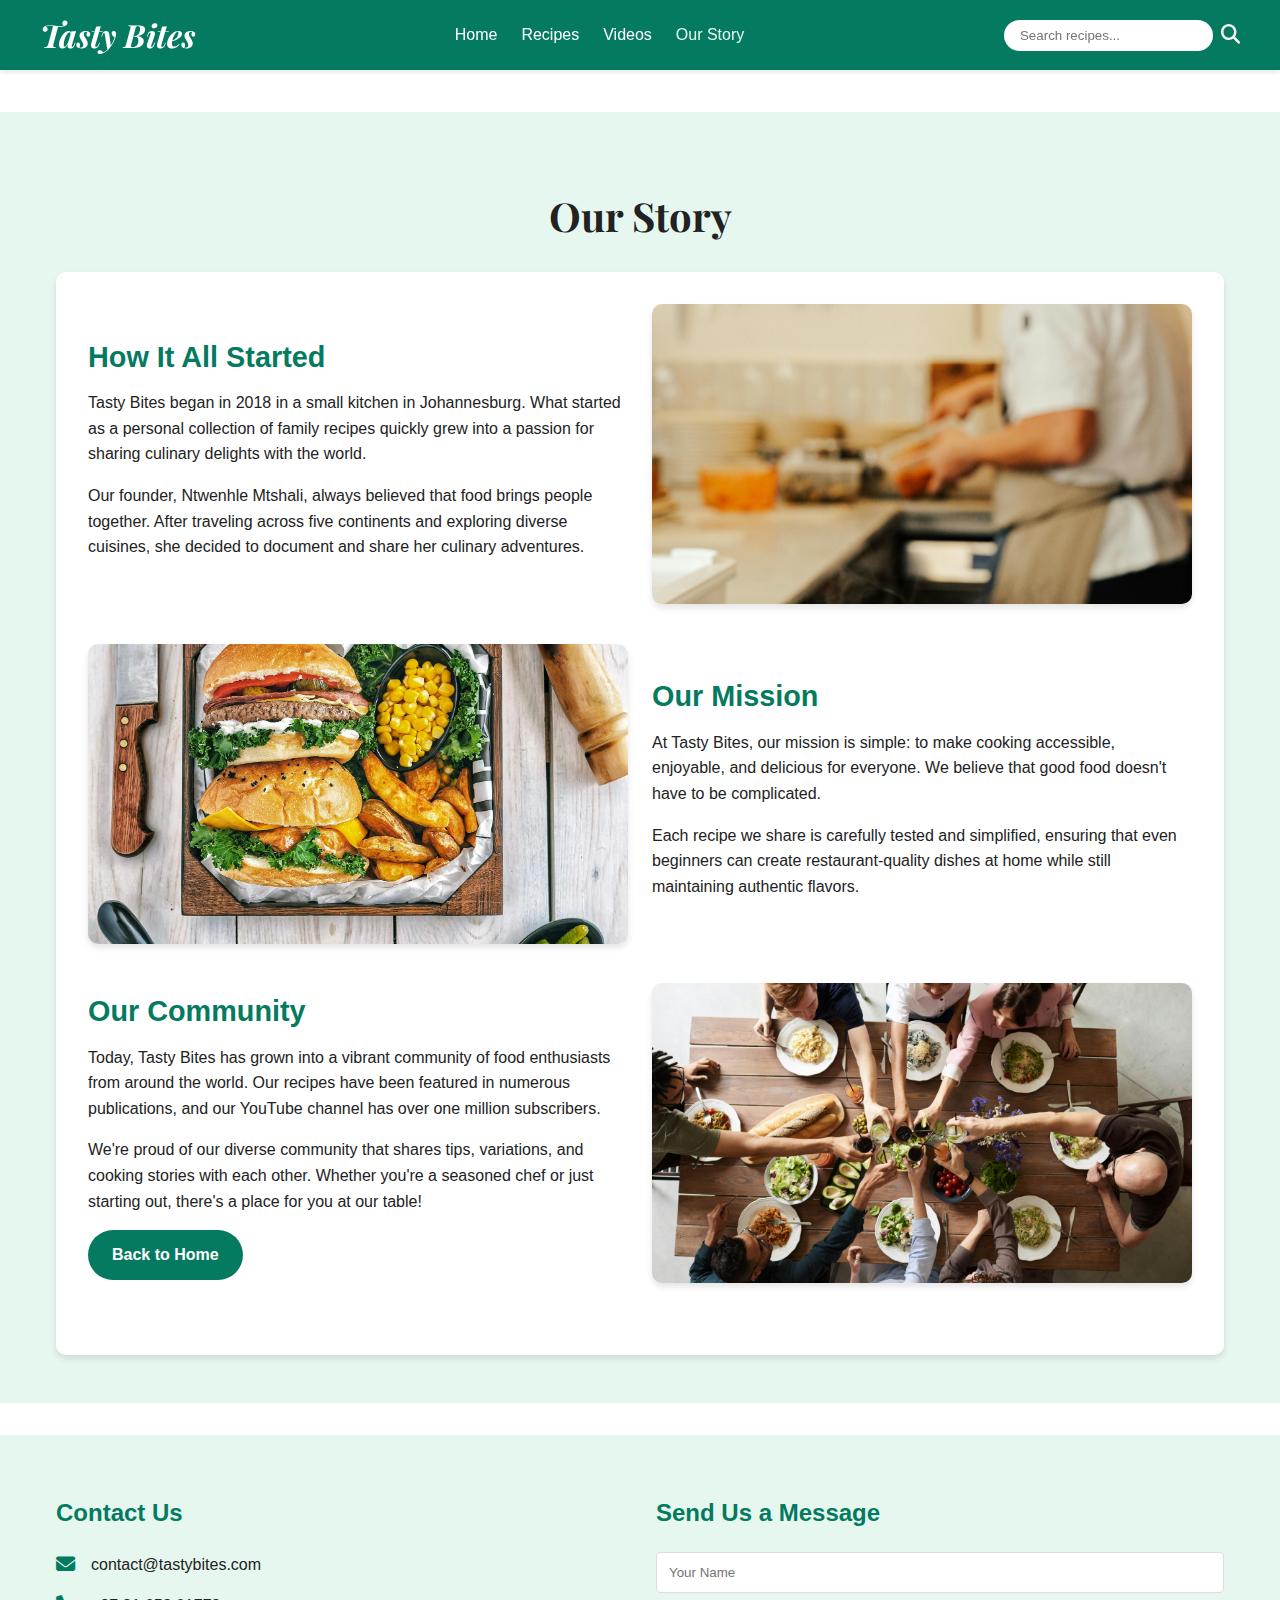
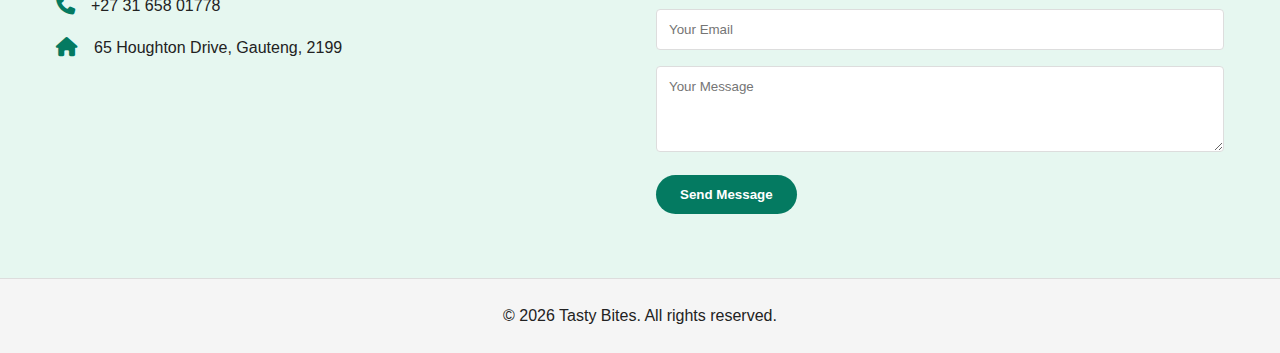
<file: our-story.html>
<!DOCTYPE html>
<html lang="en">
<head>
  <meta charset="UTF-8" />
  <meta name="viewport" content="width=device-width, initial-scale=1.0"/>
  <title>Our Story - Tasty Bites</title>
  <link rel="stylesheet" href="style.css" />
  <link href="https://fonts.googleapis.com/css2?family=Playfair+Display:wght@400;700&display=swap" rel="stylesheet">
  <link rel="stylesheet" href="https://cdnjs.cloudflare.com/ajax/libs/font-awesome/6.5.0/css/all.min.css" />
</head>
<body>
  <header>
    <div class="container header-inner">
      <h1>Tasty Bites</h1>
      <nav class="main-nav">
        <a href="index.html">Home</a>
        <a href="index.html#recipes">Recipes</a>
        <a href="index.html#videos">Videos</a>
        <a href="our-story.html" class="active">Our Story</a>
      </nav>

      <div class="search-box">
        <input type="text" id="searchInput" placeholder="Search recipes..." />
        <button type="button" onclick="alert('Search functionality coming soon!')">
          <i class="fas fa-search"></i>
        </button>
      </div>
    </div>
  </header>

  <main class="story-page">
    <section class="story-section">
      <div class="container">
        <h1 class="page-title">Our Story</h1>
        
        <div class="story-content">
          <div class="story-block">
            <div class="story-flex">
              <div class="story-text">
                <h2>How It All Started</h2>
                <p>
                  Tasty Bites began in 2018 in a small kitchen in Johannesburg. What started as a personal collection 
                  of family recipes quickly grew into a passion for sharing culinary delights with the world.
                </p>
                <p>
                  Our founder, Ntwenhle Mtshali, always believed that food brings people together. After traveling across 
                  five continents and exploring diverse cuisines, she decided to document and share her culinary adventures.
                </p>
              </div>
              <div class="story-image">
                <img src="./Images/kitchen.jpg" alt="Cooking in a kitchen" class="rounded-img">
              </div>
            </div>
          </div>
          
          <div class="story-block">
            <div class="story-flex story-flex-reverse">
              <div class="story-text">
                <h2>Our Mission</h2>
                <p>
                  At Tasty Bites, our mission is simple: to make cooking accessible, enjoyable, and delicious for everyone. 
                  We believe that good food doesn't have to be complicated.
                </p>
                <p>
                  Each recipe we share is carefully tested and simplified, ensuring that even beginners can create 
                  restaurant-quality dishes at home while still maintaining authentic flavors.
                </p>
              </div>
              <div class="story-image">
                <img src="./Images/mission.jpg" alt="People enjoying a meal together" class="rounded-img">
              </div>
            </div>
          </div>
          
          <div class="story-block">
            <div class="story-flex">
              <div class="story-text">
                <h2>Our Community</h2>
                <p>
                  Today, Tasty Bites has grown into a vibrant community of food enthusiasts from around the world. 
                  Our recipes have been featured in numerous publications, and our YouTube channel has over one million subscribers.
                </p>
                <p>
                  We're proud of our diverse community that shares tips, variations, and cooking stories with each other. 
                  Whether you're a seasoned chef or just starting out, there's a place for you at our table!
                </p>
                <a href="index.html" class="btn">Back to Home</a>
              </div>
              <div class="story-image">
                <img src="./Images/community.jpg" alt="Community food event" class="rounded-img">
              </div>
            </div>
          </div>
        </div>
      </div>
    </section>
  </main>

  <!-- Contact Section -->
  <section id="contact" class="contact-section">
    <div class="container">
      <div class="contact-container">
        <div class="contact-info">
          <h3>Contact Us</h3>
          <div class="info-item">
            <i class="fas fa-envelope"></i>
            <span>contact@tastybites.com</span>
          </div>
          <div class="info-item">
            <i class="fas fa-phone"></i>
            <span>+27 31 658 01778</span>
          </div>
          <div class="info-item">
            <i class="fas fa-home"></i>
            <span>65 Houghton Drive, Gauteng, 2199</span>
          </div>
        </div>

        <div class="contact-form">
          <h3>Send Us a Message</h3>
          <form id="messageForm">
            <div class="form-group">
              <input 
                type="text"
                placeholder="Your Name"
                name="name"
                id="contactName"
                required
                class="form-input"
              />
            </div>
            <div class="form-group">
              <input 
                type="email"
                placeholder="Your Email"
                name="email"
                id="contactEmail"
                required
                class="form-input"
              />
            </div>
            <div class="form-group">
              <textarea 
                placeholder="Your Message"
                name="message"
                id="contactMessage"
                required
                class="form-textarea"
                rows="4"
              ></textarea>
            </div>
            <button type="submit" class="btn">Send Message</button>
          </form>
        </div>
      </div>
    </div>
  </section>

  <footer>
    <div class="container">
      <p>&copy; <span id="currentYear"></span> Tasty Bites. All rights reserved.</p>
    </div>
  </footer>

  <script src="script.js"></script>
</body>
</html>
</file>
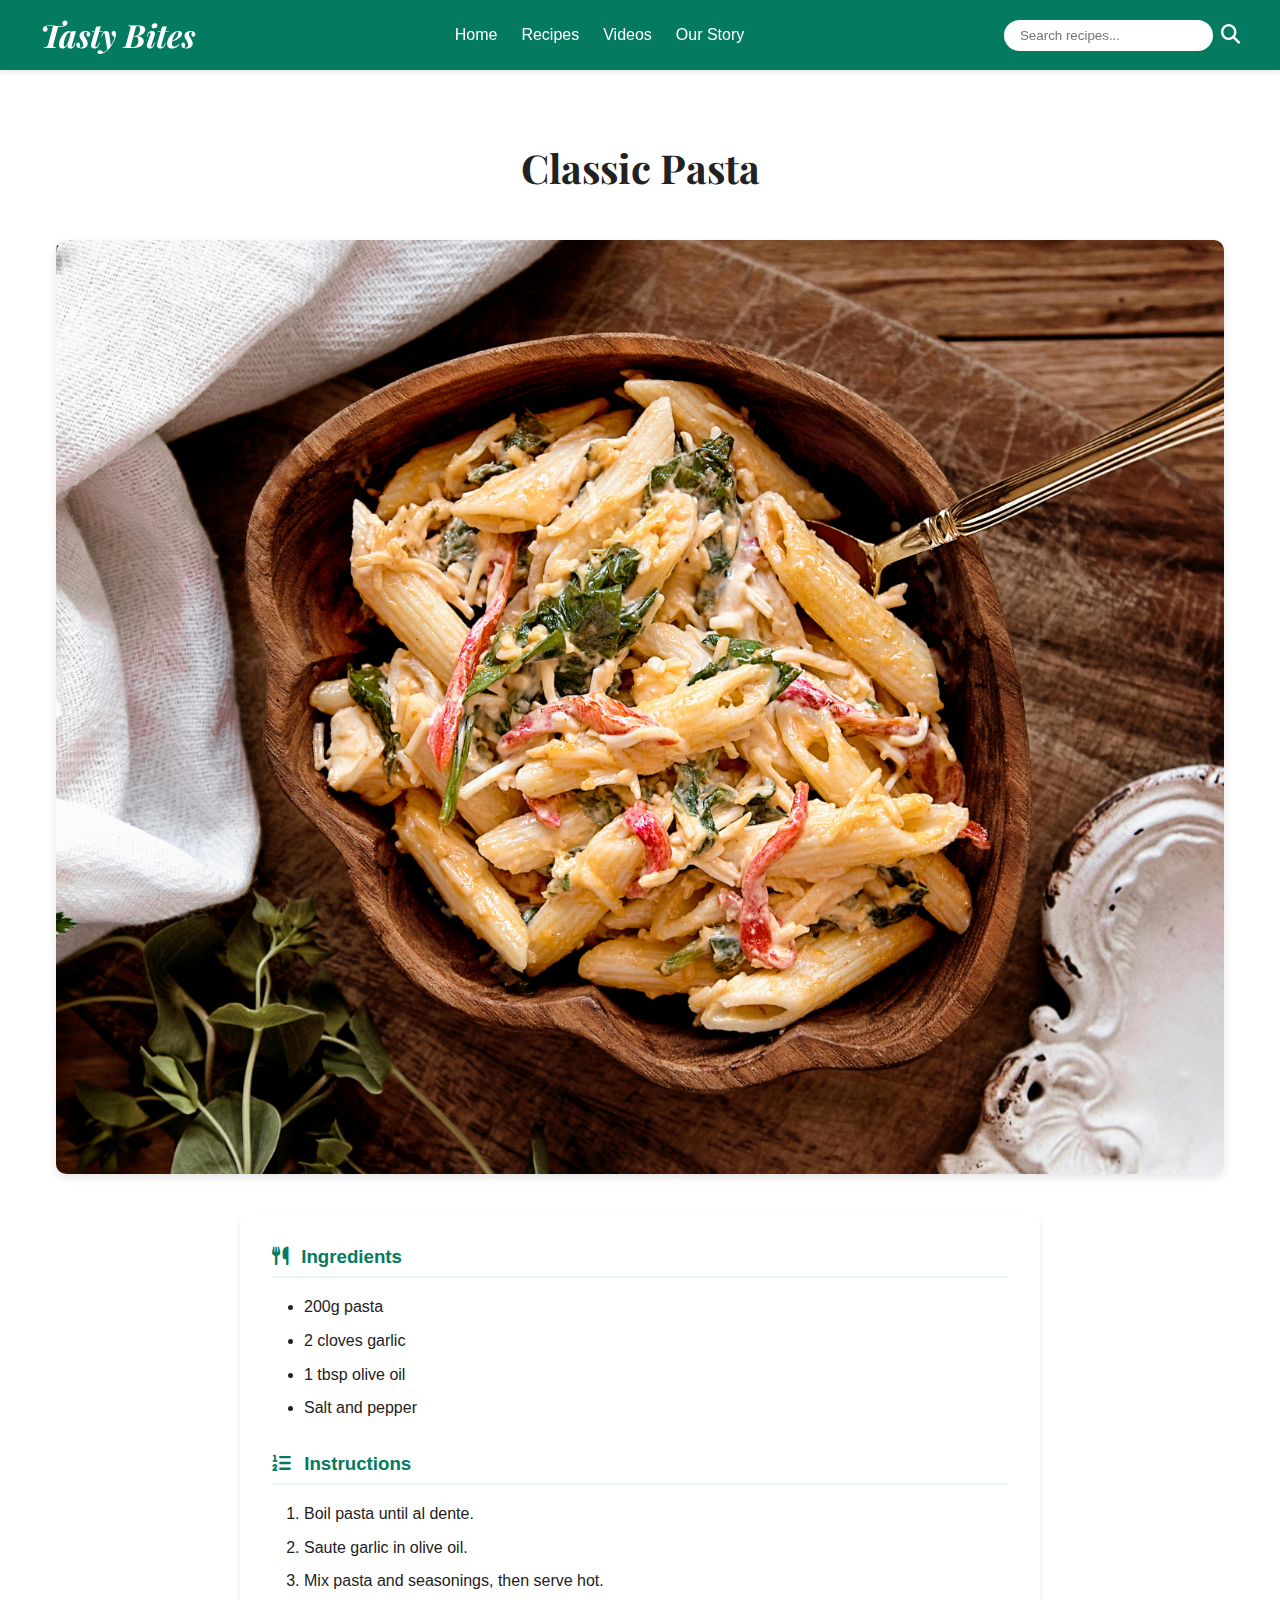
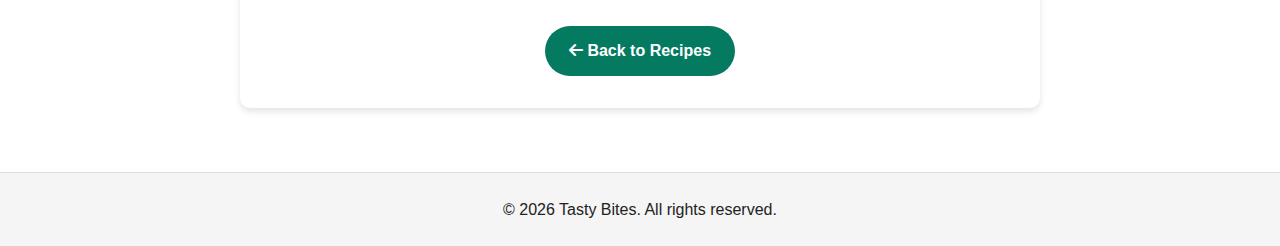
<file: pasta.html>
<!DOCTYPE html>
<html lang="en">
<head>
  <meta charset="UTF-8" />
  <meta name="viewport" content="width=device-width, initial-scale=1.0"/>
  <title>Classic Pasta - Tasty Bites</title>
  <link rel="stylesheet" href="style.css" />
  <link href="https://fonts.googleapis.com/css2?family=Playfair+Display:wght@400;700&display=swap" rel="stylesheet">
  <link rel="stylesheet" href="https://cdnjs.cloudflare.com/ajax/libs/font-awesome/6.5.0/css/all.min.css" />
</head>
<body>
  <header>
    <div class="container header-inner">
      <h1>Tasty Bites</h1>
      <nav class="main-nav">
        <a href="index.html">Home</a>
        <a href="index.html#recipes">Recipes</a>
        <a href="index.html#videos">Videos</a>
        <a href="our-story.html">Our Story</a>
      </nav>

      <div class="search-box">
        <input type="text" id="searchInput" placeholder="Search recipes..." />
        <button type="button" onclick="filterRecipes()">
          <i class="fas fa-search"></i>
        </button>
      </div>
    </div>
  </header>

  <section class="recipe-page">
    <div class="container">
      <div class="recipe-header">
        <h2 class="page-title">Classic Pasta</h2>
        <img src="./Images/pasta.jpg" alt="Classic Pasta" class="recipe-image" />
      </div>
      
      <div class="recipe-content">
        <div class="recipe-section">
          <h3><i class="fas fa-utensils"></i> Ingredients</h3>
          <ul class="ingredient-list">
            <li>200g pasta</li>
            <li>2 cloves garlic</li>
            <li>1 tbsp olive oil</li>
            <li>Salt and pepper</li>
          </ul>
        </div>

        <div class="recipe-section">
          <h3><i class="fas fa-list-ol"></i> Instructions</h3>
          <ol class="instruction-list">
            <li>Boil pasta until al dente.</li>
            <li>Saute garlic in olive oil.</li>
            <li>Mix pasta and seasonings, then serve hot.</li>
          </ol>
        </div>
        
        <div class="back-link">
          <a href="index.html#recipes" class="btn"><i class="fas fa-arrow-left"></i> Back to Recipes</a>
        </div>
      </div>
    </div>
  </section>

  <footer>
    <div class="container">
      <p>&copy; <span id="currentYear"></span> Tasty Bites. All rights reserved.</p>
    </div>
  </footer>

  <script src="script.js"></script>
</body>
</html>
</file>
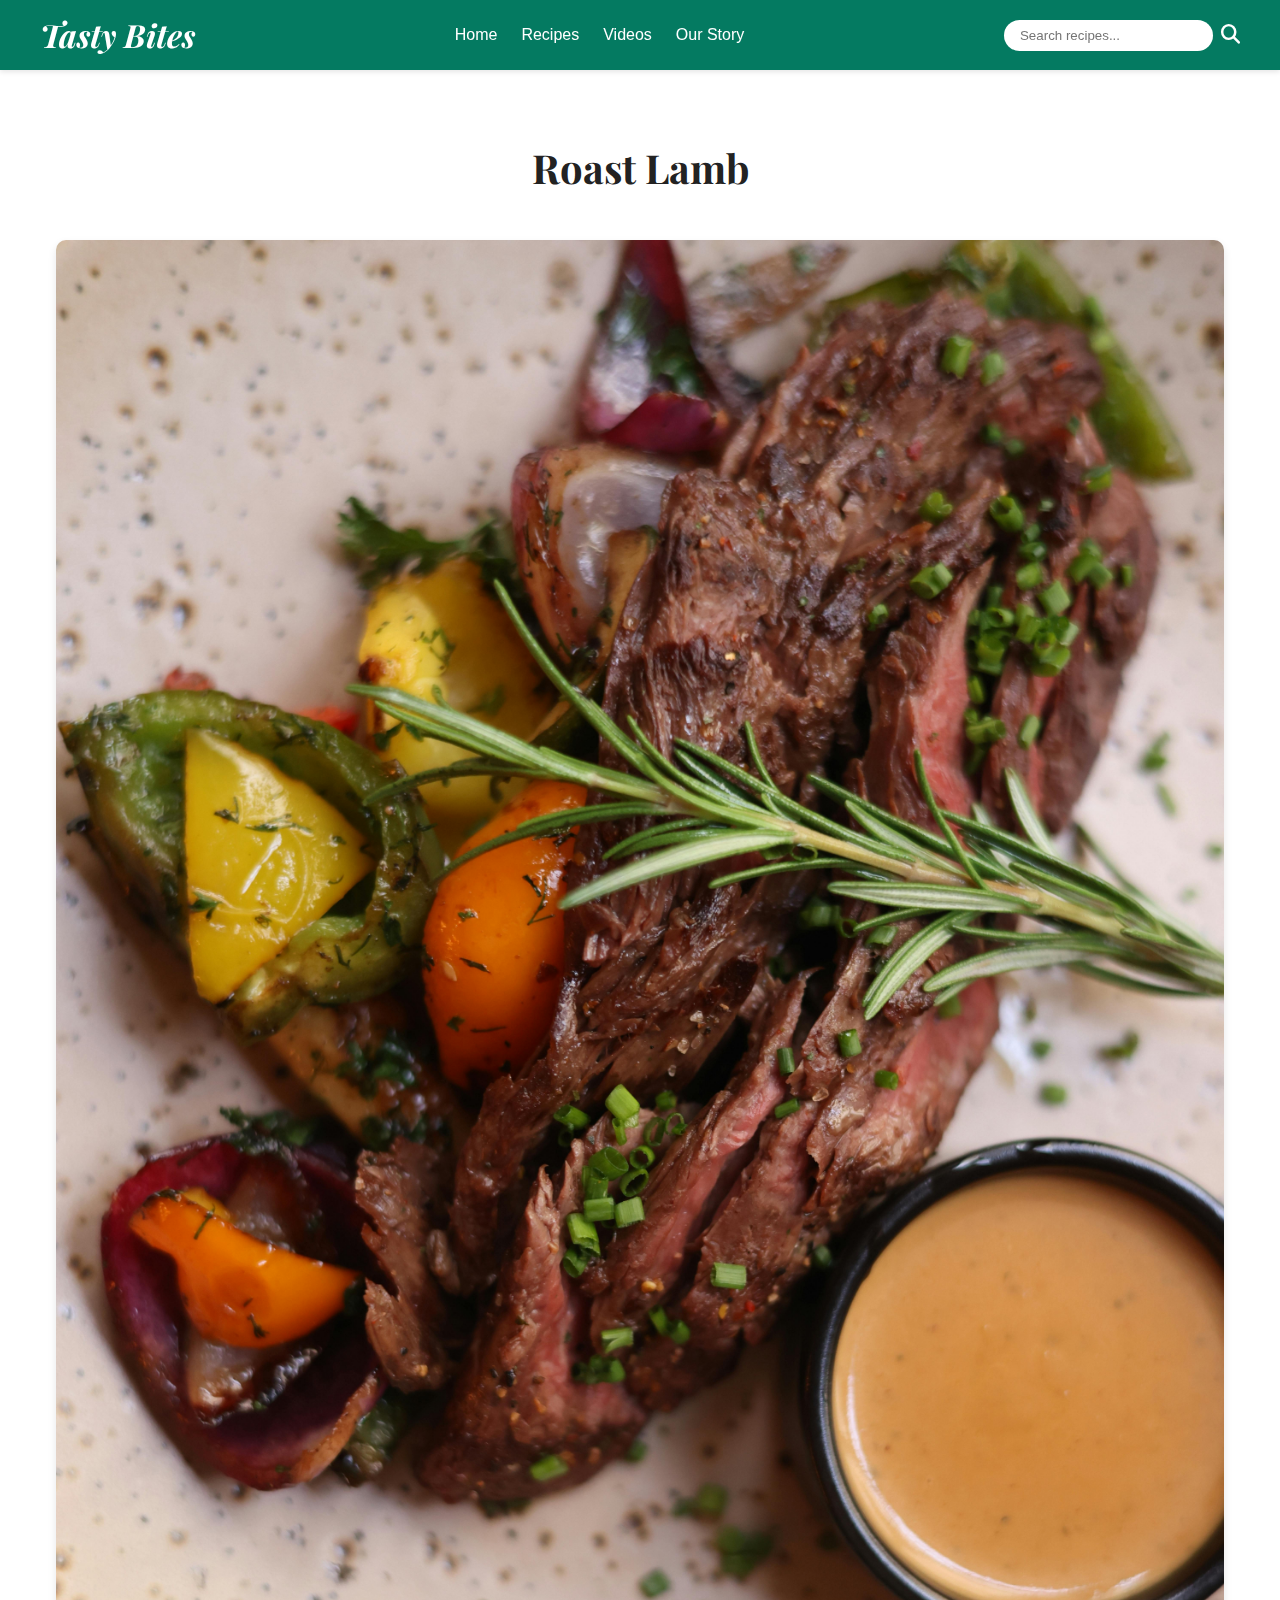
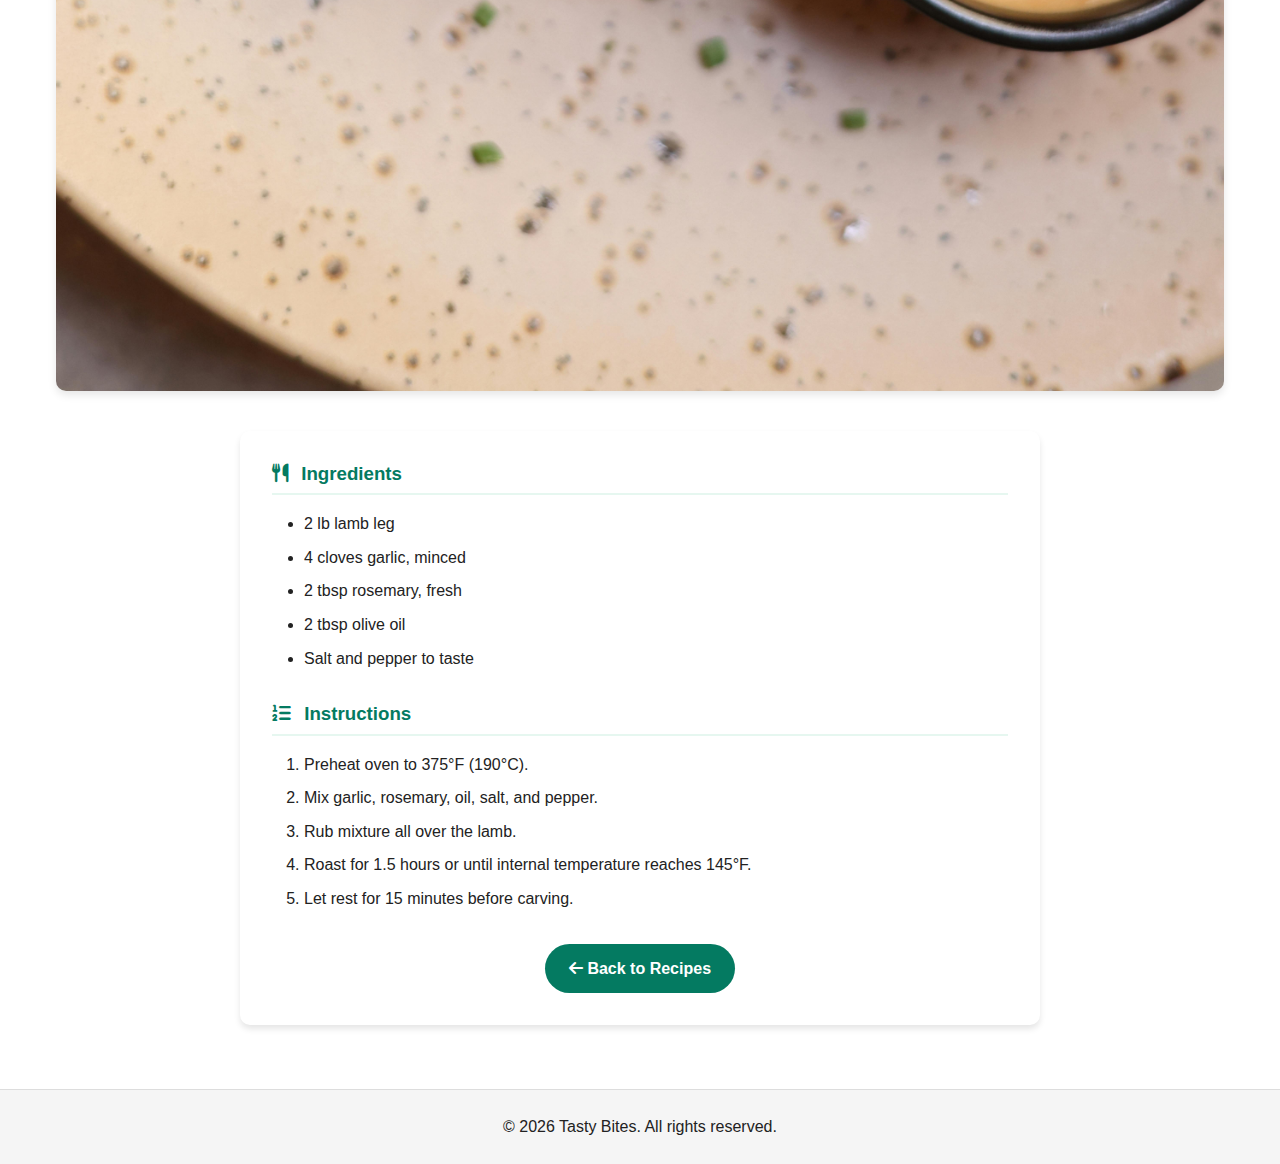
<file: roast.html>
<!DOCTYPE html>
<html lang="en">
<head>
  <meta charset="UTF-8" />
  <meta name="viewport" content="width=device-width, initial-scale=1.0"/>
  <title>Roast Lamb - Tasty Bites</title>
  <link rel="stylesheet" href="style.css" />
  <link href="https://fonts.googleapis.com/css2?family=Playfair+Display:wght@400;700&display=swap" rel="stylesheet">
  <link rel="stylesheet" href="https://cdnjs.cloudflare.com/ajax/libs/font-awesome/6.5.0/css/all.min.css" />
</head>
<body>
  <header>
    <div class="container header-inner">
      <h1>Tasty Bites</h1>
      <nav class="main-nav">
        <a href="index.html">Home</a>
        <a href="index.html#recipes">Recipes</a>
        <a href="index.html#videos">Videos</a>
        <a href="our-story.html">Our Story</a>
      </nav>

      <div class="search-box">
        <input type="text" id="searchInput" placeholder="Search recipes..." />
        <button type="button" onclick="filterRecipes()">
          <i class="fas fa-search"></i>
        </button>
      </div>
    </div>
  </header>

  <section class="recipe-page">
    <div class="container">
      <div class="recipe-header">
        <h2 class="page-title">Roast Lamb</h2>
        <img src="./Images/roast.jpg" alt="Roast Lamb" class="recipe-image" />
      </div>
      
      <div class="recipe-content">
        <div class="recipe-section">
          <h3><i class="fas fa-utensils"></i> Ingredients</h3>
          <ul class="ingredient-list">
            <li>2 lb lamb leg</li>
            <li>4 cloves garlic, minced</li>
            <li>2 tbsp rosemary, fresh</li>
            <li>2 tbsp olive oil</li>
            <li>Salt and pepper to taste</li>
          </ul>
        </div>

        <div class="recipe-section">
          <h3><i class="fas fa-list-ol"></i> Instructions</h3>
          <ol class="instruction-list">
            <li>Preheat oven to 375°F (190°C).</li>
            <li>Mix garlic, rosemary, oil, salt, and pepper.</li>
            <li>Rub mixture all over the lamb.</li>
            <li>Roast for 1.5 hours or until internal temperature reaches 145°F.</li>
            <li>Let rest for 15 minutes before carving.</li>
          </ol>
        </div>
        
        <div class="back-link">
          <a href="index.html#recipes" class="btn"><i class="fas fa-arrow-left"></i> Back to Recipes</a>
        </div>
      </div>
    </div>
  </section>

  <footer>
    <div class="container">
      <p>&copy; <span id="currentYear"></span> Tasty Bites. All rights reserved.</p>
    </div>
  </footer>

  <script src="script.js"></script>
</body>
</html>
</file>
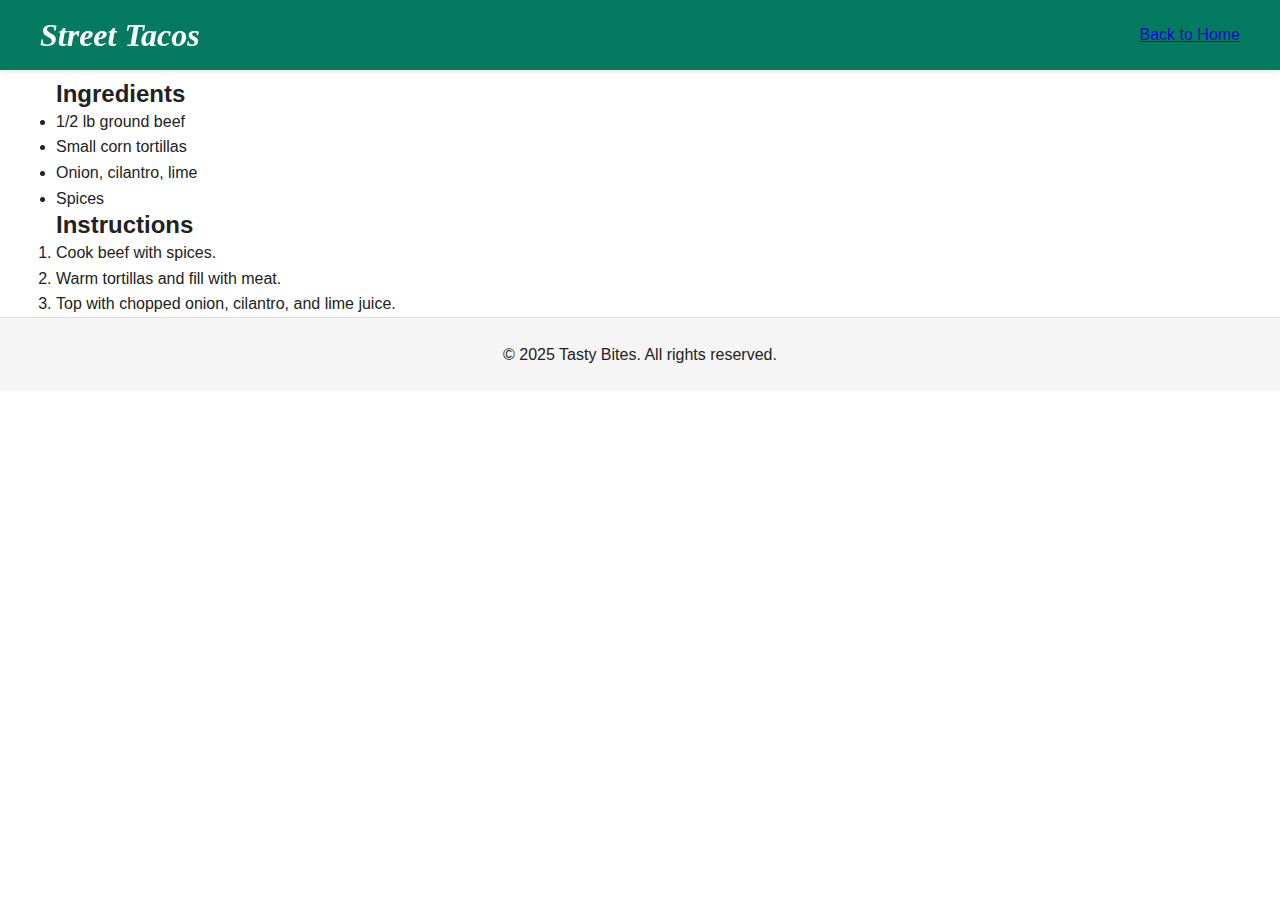
<file: tacos.html>
<!DOCTYPE html>
<html lang="en">
<head>
  <meta charset="UTF-8" />
  <meta name="viewport" content="width=device-width, initial-scale=1.0" />
  <title>Street Tacos - Tasty Bites</title>
  <link rel="stylesheet" href="style.css" />
</head>
<body>
  <header>
    <div class="container header-inner">
      <h1>Street Tacos</h1>
      <nav>
        <a href="index.html">Back to Home</a>
      </nav>
    </div>
  </header>

  <section class="container">
    <h2>Ingredients</h2>
    <ul>
      <li>1/2 lb ground beef</li>
      <li>Small corn tortillas</li>
      <li>Onion, cilantro, lime</li>
      <li>Spices</li>
    </ul>

    <h2>Instructions</h2>
    <ol>
      <li>Cook beef with spices.</li>
      <li>Warm tortillas and fill with meat.</li>
      <li>Top with chopped onion, cilantro, and lime juice.</li>
    </ol>
  </section>

  <footer>
    <div class="container">
      &copy; 2025 Tasty Bites. All rights reserved.
    </div>
  </footer>
</body>
</html>
<!--     </div>
 -->
</file>
<file: style.css>
:root {
  --primary: #047a61;
  --secondary: #e6f7f0;
  --white: #ffffff;
  --black: #222222;
  --font-main: 'Segoe UI', Tahoma, Geneva, Verdana, sans-serif;
  --font-fancy: 'Playfair Display', serif;
}

* {
  box-sizing: border-box;
  margin: 0;
  padding: 0;
}

body {
  font-family: var(--font-main);
  background: var(--white);
  color: var(--black);
  line-height: 1.6;
  padding-top: 80px;
}

.container {
  max-width: 1200px;
  margin: 0 auto;
  padding: 0 1rem;
}

/* Typography */
h1, h2, h3, h4 {
  font-weight: 700;
  line-height: 1.2;
}

.section-title {
  text-align: center;
  margin-bottom: 2rem;
  font-size: 2rem;
  font-family: var(--font-fancy);
}

.page-title {
  text-align: center;
  margin: 2rem 0;
  font-size: 2.5rem;
  font-family: var(--font-fancy);
}

/* Button */
.btn {
  display: inline-block;
  padding: 0.75rem 1.5rem;
  background-color: var(--primary);
  color: var(--white);
  text-decoration: none;
  border: none;
  border-radius: 30px;
  cursor: pointer;
  transition: background-color 0.3s ease;
  font-weight: 600;
}

.btn:hover {
  background-color: #025c49;
}

/* Header */
header {
  position: fixed;
  top: 0;
  left: 0;
  width: 100%;
  background-color: var(--primary);
  color: var(--white);
  z-index: 1000;
  box-shadow: 0 2px 5px rgba(0, 0, 0, 0.1);
}

.header-inner {
  display: flex;
  align-items: center;
  justify-content: space-between;
  padding: 1rem 0;
}

header h1 {
  font-family: var(--font-fancy);
  font-style: italic;
  font-size: 2rem;
}

/* Navigation */
.main-nav {
  display: flex;
  gap: 1.5rem;
}

.main-nav a {
  color: var(--white);
  text-decoration: none;
  font-weight: 500;
  transition: color 0.3s ease;
}

.main-nav a:hover, .main-nav a.active {
  color: #e6f7f0;
}

/* Search Box */
.search-box {
  display: flex;
  align-items: center;
  gap: 0.5rem;
}

.search-box input {
  padding: 0.5rem 1rem;
  border-radius: 25px;
  border: none;
  font-family: var(--font-main);
}

.search-box button {
  background: transparent;
  border: none;
  color: var(--white);
  cursor: pointer;
  font-size: 1.2rem;
}

/* Hero Section */
.hero {
  background-image: linear-gradient(rgba(0, 0, 0, 0.5), rgba(0, 0, 0, 0.5)), url('images/plate.jpg');
  background-size: cover;
  background-position: center;
  color: var(--white);
  text-align: center;
  padding: 5rem 1rem;
  position: relative;
  min-height: 500px;
  display: flex;
  flex-direction: column;
  justify-content: center;
  align-items: center;
}

.hero h2 {
  font-size: 2.5rem;
  margin-bottom: 1rem;
  font-weight: 700;
}

.home-nav-bar {
  position: absolute;
  bottom: 0;
  left: 0;
  width: 100%;
  display: flex;
  justify-content: center;
  gap: 2rem;
  padding: 1rem 0;
  background-color: rgba(0, 0, 0, 0.6);
}

.home-nav-bar a {
  color: var(--white);
  text-decoration: none;
  font-weight: 600;
  transition: color 0.3s ease;
}

.home-nav-bar a:hover {
  color: var(--secondary);
}

/* Recipes Section */
#recipes {
  padding: 4rem 0;
  background-color: var(--white);
}

.grid {
  display: grid;
  grid-template-columns: repeat(auto-fill, minmax(300px, 1fr));
  gap: 2rem;
}

.card {
  background-color: var(--white);
  border-radius: 10px;
  overflow: hidden;
  box-shadow: 0 4px 6px rgba(0, 0, 0, 0.1);
  transition: transform 0.3s ease;
}

.card:hover {
  transform: translateY(-5px);
}

.card img {
  width: 100%;
  height: 200px;
  object-fit: cover;
}

.card h3 {
  margin: 1rem;
  font-size: 1.3rem;
}

.card p {
  padding: 0 1rem;
  color: #666;
  margin-bottom: 1rem;
}

.recipe-link {
  display: inline-block;
  margin: 0 1rem 1rem;
  padding: 0.5rem 1rem;
  background-color: transparent;
  color: var(--primary);
  border: 2px solid var(--primary);
  border-radius: 4px;
  text-decoration: none;
  transition: all 0.3s ease;
}

.recipe-link:hover {
  background-color: var(--primary);
  color: var(--white);
}

/* Video Section */
.video-recipes {
  padding: 4rem 0;
  background-color: var(--secondary);
  text-align: center;
}

.video-grid {
  display: flex;
  flex-wrap: wrap;
  justify-content: center;
  gap: 2rem;
  margin-top: 2rem;
}

.video-card {
  position: relative;
  width: 300px;
  height: 200px;
  overflow: hidden;
  border-radius: 10px;
  box-shadow: 0 4px 6px rgba(0, 0, 0, 0.1);
}

.video-card img {
  width: 100%;
  height: 100%;
  object-fit: cover;
  transition: transform 0.3s ease;
}

.video-card:hover img {
  transform: scale(1.1);
}

.overlay {
  position: absolute;
  bottom: 0;
  left: 0;
  width: 100%;
  padding: 1rem;
  background-color: rgba(0, 0, 0, 0.7);
  color: var(--white);
  font-weight: 600;
}

/* About Section */
#about {
  padding: 4rem 0;
  text-align: center;
  background-color: var(--white);
}

.about p {
  max-width: 800px;
  margin: 0 auto 2rem;
  font-size: 1.1rem;
}

/* Contact Section */
.contact-section {
  padding: 4rem 0;
  background-color: var(--secondary);
}

.contact-container {
  display: flex;
  flex-wrap: wrap;
  gap: 2rem;
}

.contact-info, .contact-form {
  flex: 1;
  min-width: 300px;
}

.contact-info h3, .contact-form h3 {
  margin-bottom: 1.5rem;
  font-size: 1.5rem;
  color: var(--primary);
}

.info-item {
  display: flex;
  align-items: center;
  margin-bottom: 1rem;
}

.info-item i {
  margin-right: 1rem;
  font-size: 1.2rem;
  color: var(--primary);
}

.form-group {
  margin-bottom: 1rem;
}

.form-input, .form-textarea {
  width: 100%;
  padding: 0.75rem;
  border: 1px solid #ddd;
  border-radius: 4px;
  font-family: var(--font-main);
}

.form-textarea {
  resize: vertical;
}

/* Story Page */
.story-page {
  padding: 2rem 0;
}

.story-section {
  background-color: var(--secondary);
  padding: 3rem 0;
}

.story-content {
  background-color: var(--white);
  padding: 2rem;
  border-radius: 10px;
  box-shadow: 0 4px 6px rgba(0, 0, 0, 0.1);
}

.story-block {
  margin-bottom: 2rem;
}

.story-block h2 {
  color: var(--primary);
  margin-bottom: 1rem;
  font-size: 1.8rem;
}

.story-block p {
  margin-bottom: 1rem;
}

/* New styles for story with images */
.story-flex {
  display: flex;
  flex-direction: column;
  gap: 1.5rem;
}

.story-text {
  flex: 1;
}

.story-image {
  flex: 1;
}

.rounded-img {
  width: 100%;
  height: auto;
  border-radius: 10px;
  box-shadow: 0 4px 6px rgba(0, 0, 0, 0.1);
  object-fit: cover;
}

@media (min-width: 768px) {
  .story-flex {
    flex-direction: row;
    align-items: center;
  }
  
  .story-flex-reverse {
    flex-direction: row-reverse;
  }
  
  .story-text, .story-image {
    width: 48%;
  }
  
  .rounded-img {
    height: 300px;
  }
}

/* Recipe Page Specific Styles */
.recipe-page {
  padding: 2rem 0 4rem;
  background-color: var(--white);
}

.recipe-header {
  text-align: center;
  margin-bottom: 2rem;
}

.recipe-image {
  max-width: 100%;
  height: auto;
  border-radius: 10px;
  margin-top: 1rem;
  box-shadow: 0 4px 8px rgba(0, 0, 0, 0.1);
}

.recipe-content {
  max-width: 800px;
  margin: 0 auto;
  background-color: var(--white);
  padding: 2rem;
  border-radius: 10px;
  box-shadow: 0 4px 6px rgba(0, 0, 0, 0.1);
}

.recipe-section {
  margin-bottom: 2rem;
}

.recipe-section h3 {
  color: var(--primary);
  border-bottom: 2px solid var(--secondary);
  padding-bottom: 0.5rem;
  margin-bottom: 1rem;
}

.recipe-section h3 i {
  margin-right: 0.5rem;
}

.ingredient-list, .instruction-list {
  padding-left: 2rem;
}

.ingredient-list li, .instruction-list li {
  margin-bottom: 0.5rem;
}

.back-link {
  text-align: center;
  margin-top: 2rem;
}

/* Footer */
footer {
  background-color: #f5f5f5;
  color: var(--black);
  text-align: center;
  padding: 1.5rem 0;
  border-top: 1px solid #ddd;
}

/* Responsive Design */
@media (max-width: 992px) {
  .header-inner {
    flex-wrap: wrap;
  }
  
  header h1 {
    margin-bottom: 1rem;
  }
  
  .main-nav {
    width: 100%;
    justify-content: center;
    margin-bottom: 1rem;
  }
  
  .search-box {
    width: 100%;
    justify-content: center;
  }
}

@media (max-width: 768px) {
  .hero h2 {
    font-size: 2rem;
  }
  
  .grid {
    grid-template-columns: repeat(auto-fill, minmax(250px, 1fr));
  }
  
  .contact-container {
    flex-direction: column;
  }
  
  .page-title {
    font-size: 2rem;
  }
}

@media (max-width: 576px) {
  body {
    padding-top: 140px;
  }
  
  .header-inner {
    padding: 0.5rem 0;
  }
  
  .main-nav {
    flex-wrap: wrap;
    justify-content: center;
    gap: 1rem;
  }
  
  .hero {
    min-height: 400px;
  }
  
  .home-nav-bar {
    flex-direction: column;
    gap: 0.5rem;
    padding: 0.5rem 0;
  }
  
  .card {
    margin: 0 auto;
    max-width: 300px;
  }
  
  .video-card {
    width: 100%;
    max-width: 300px;
  }
}
</file>
